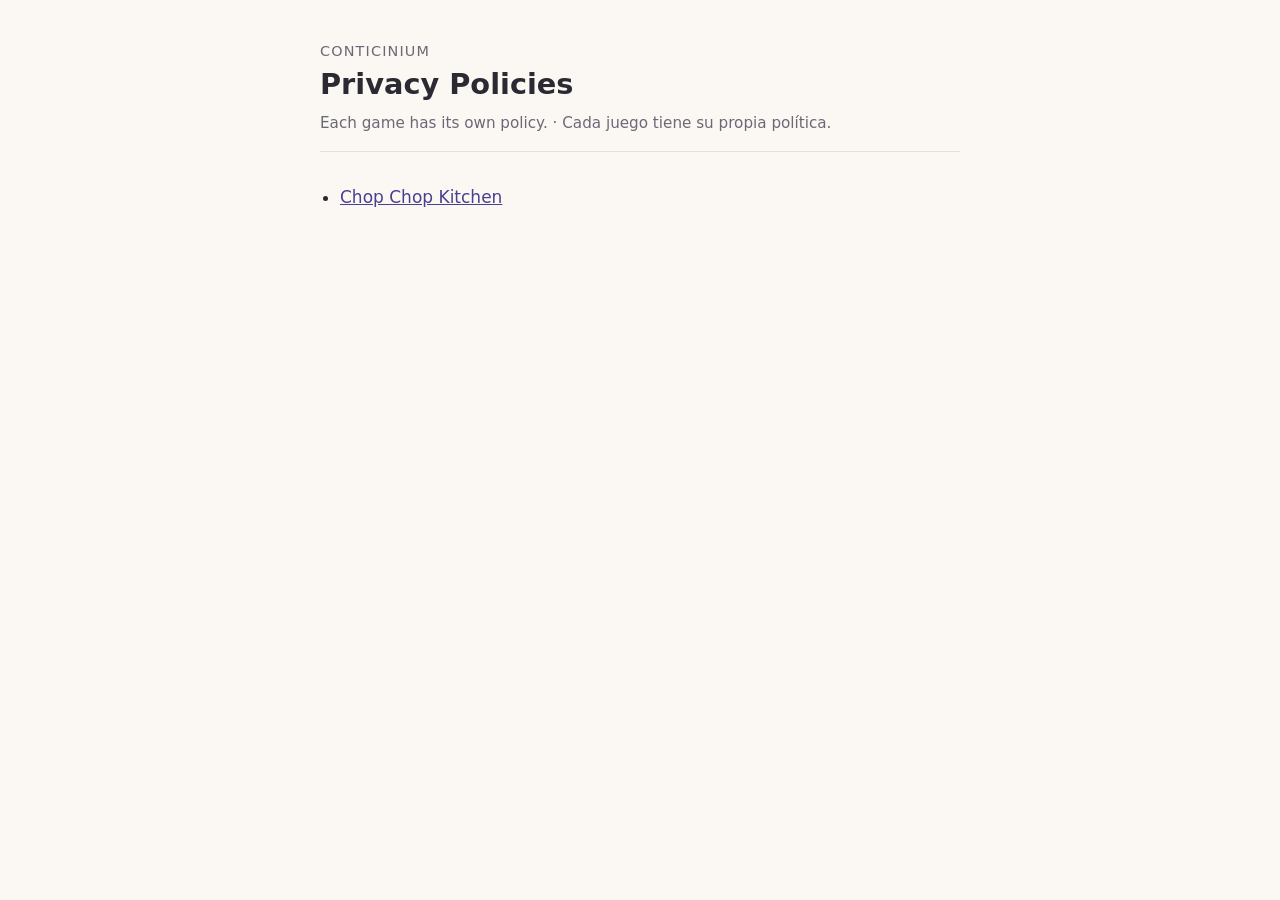
<file: index.html>
<!doctype html>
<html lang="en">
<head>
  <meta charset="utf-8">
  <meta name="viewport" content="width=device-width, initial-scale=1">
  <title>Conticinium — Privacy Policies</title>
  <link rel="stylesheet" href="style.css">
</head>
<body>
<main>
  <header>
    <p class="studio">Conticinium</p>
    <h1>Privacy Policies</h1>
    <p class="meta">Each game has its own policy. · Cada juego tiene su propia política.</p>
  </header>
  <ul>
    <li><a href="chopchop-kitchen/">Chop Chop Kitchen</a></li>
  </ul>
</main>
</body>
</html>
</file>
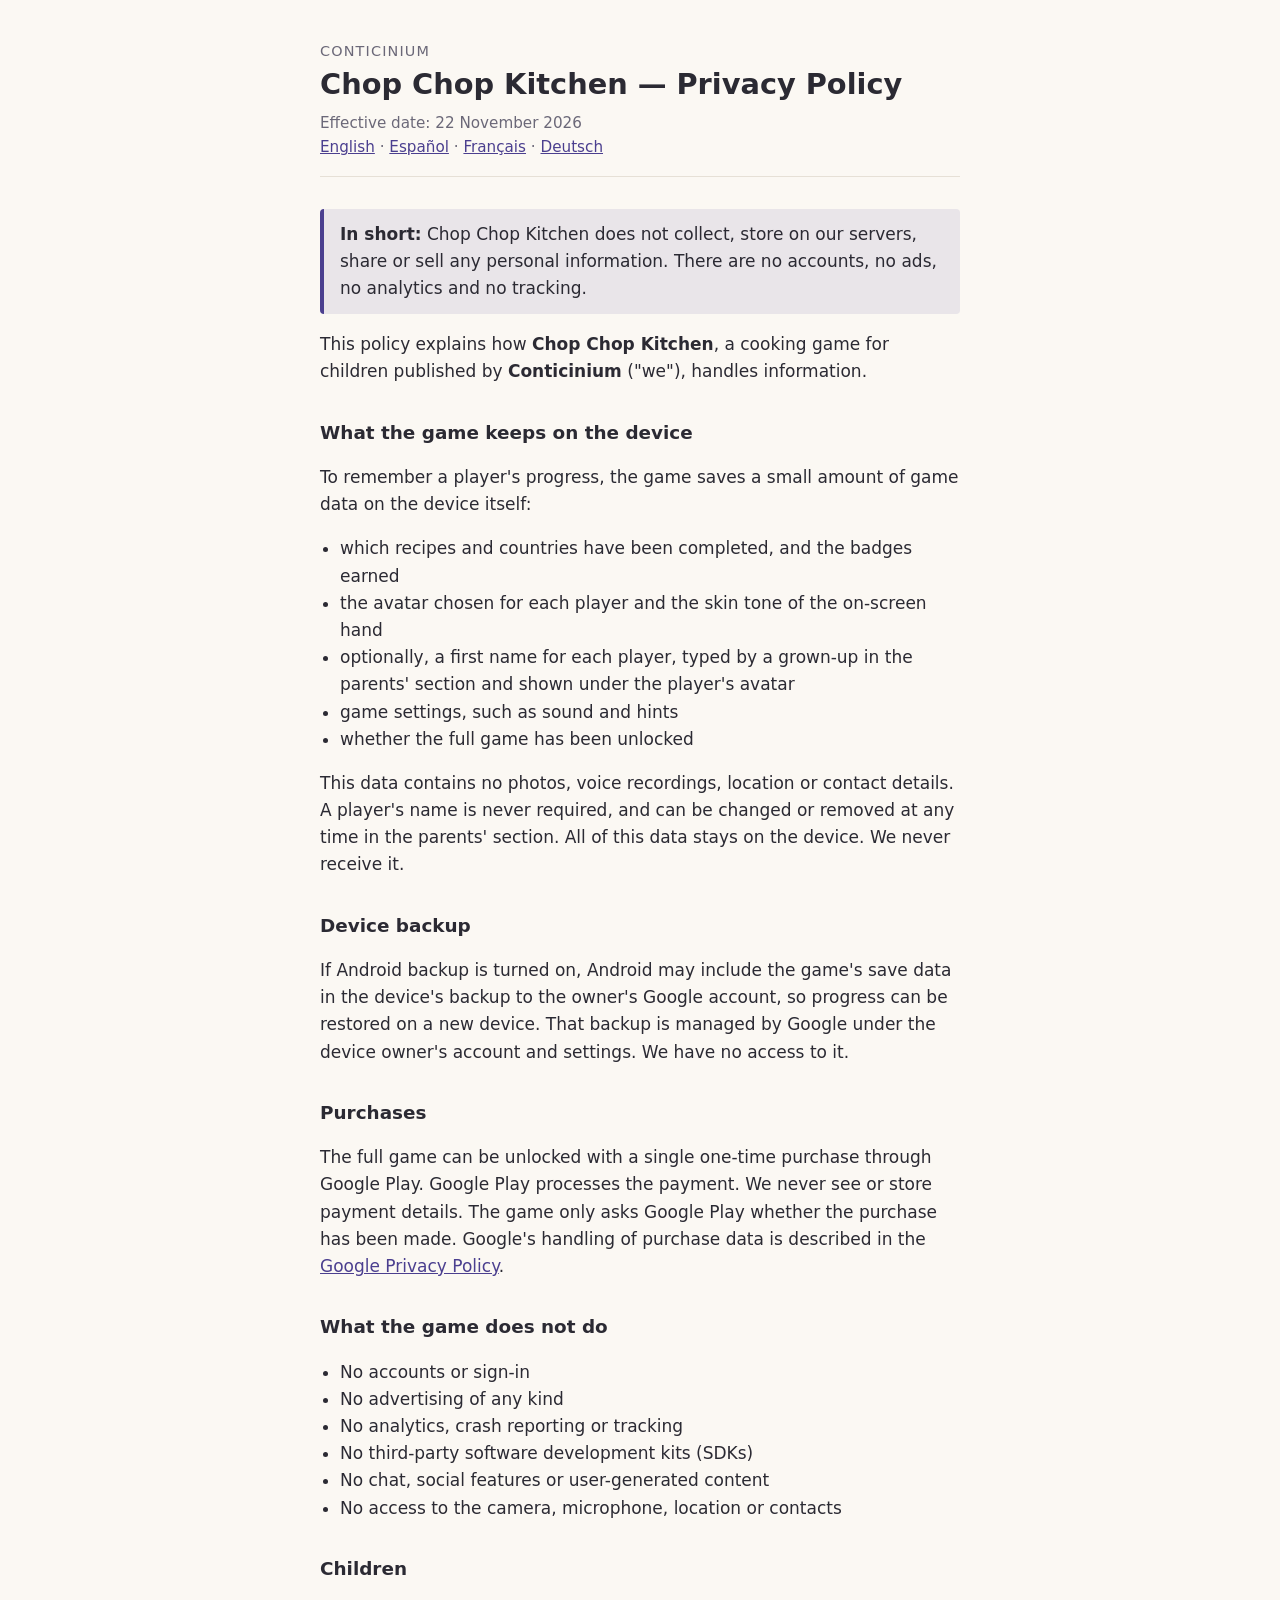
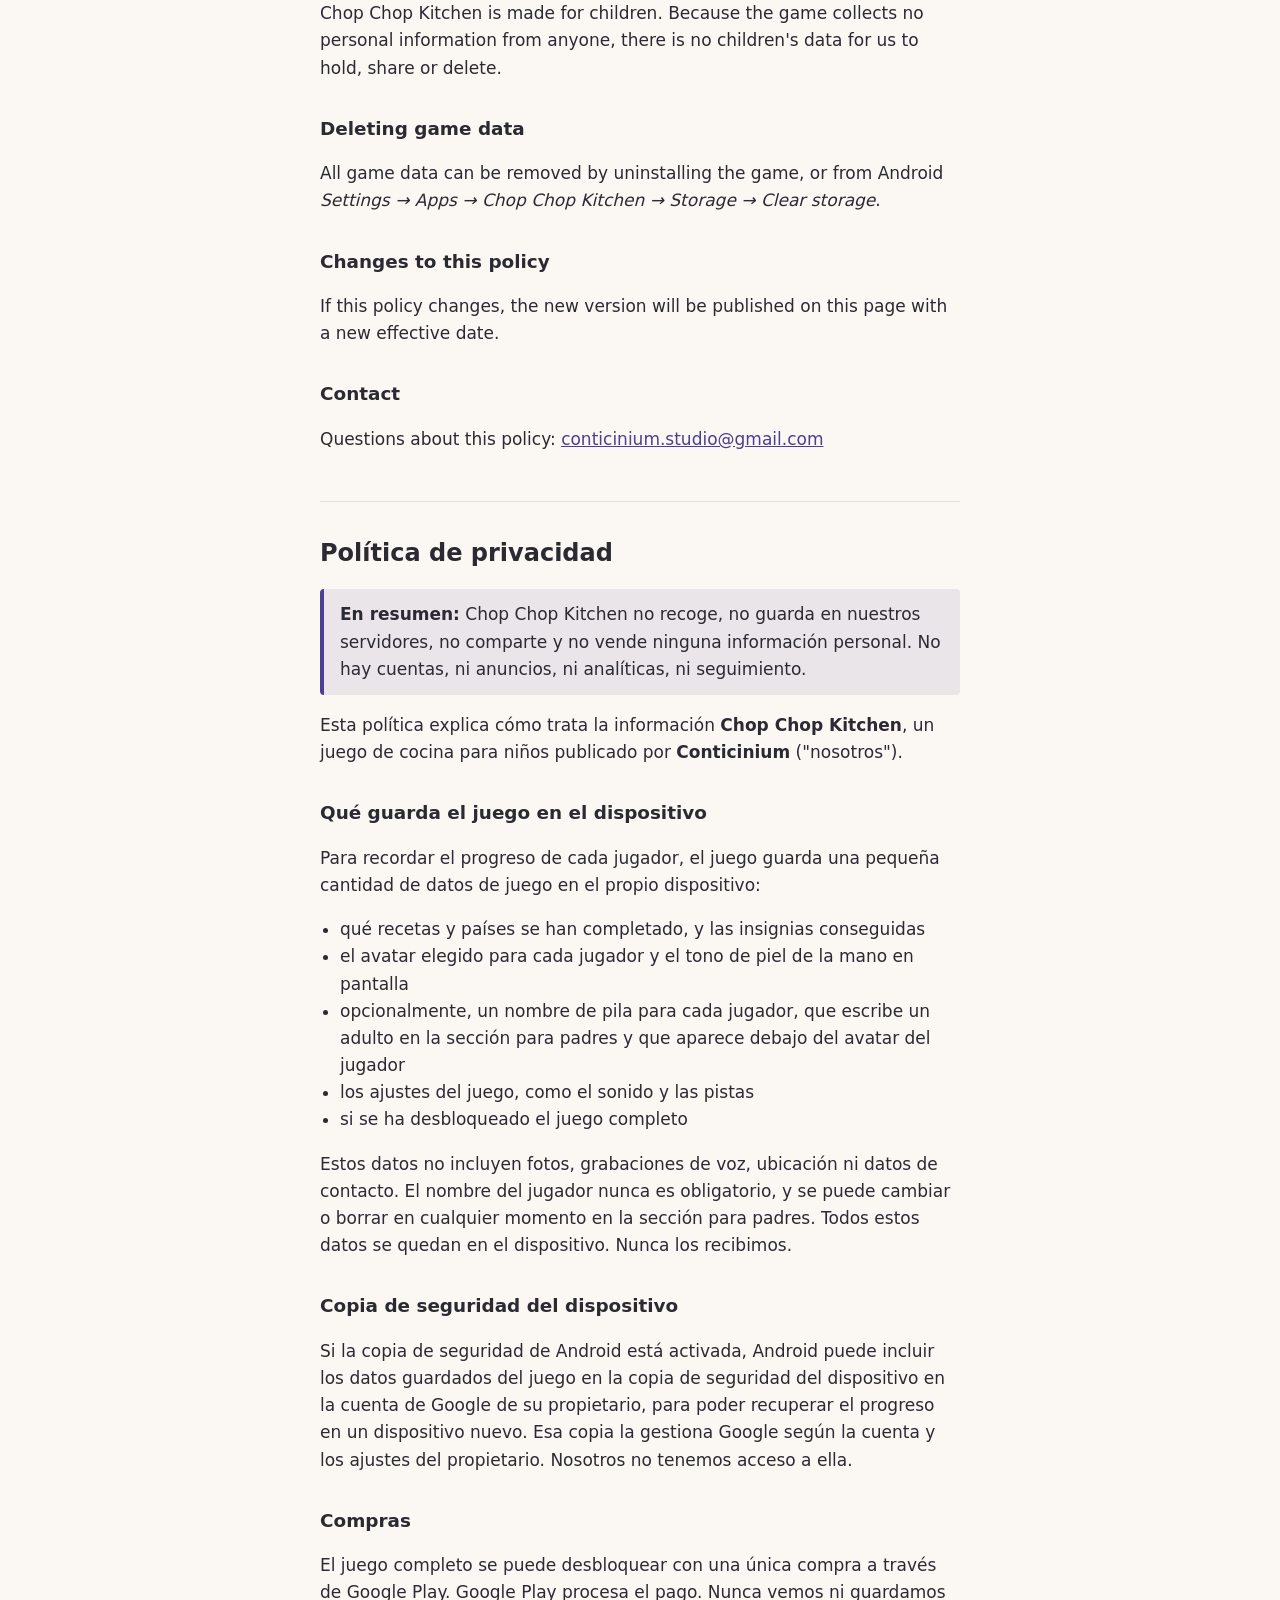
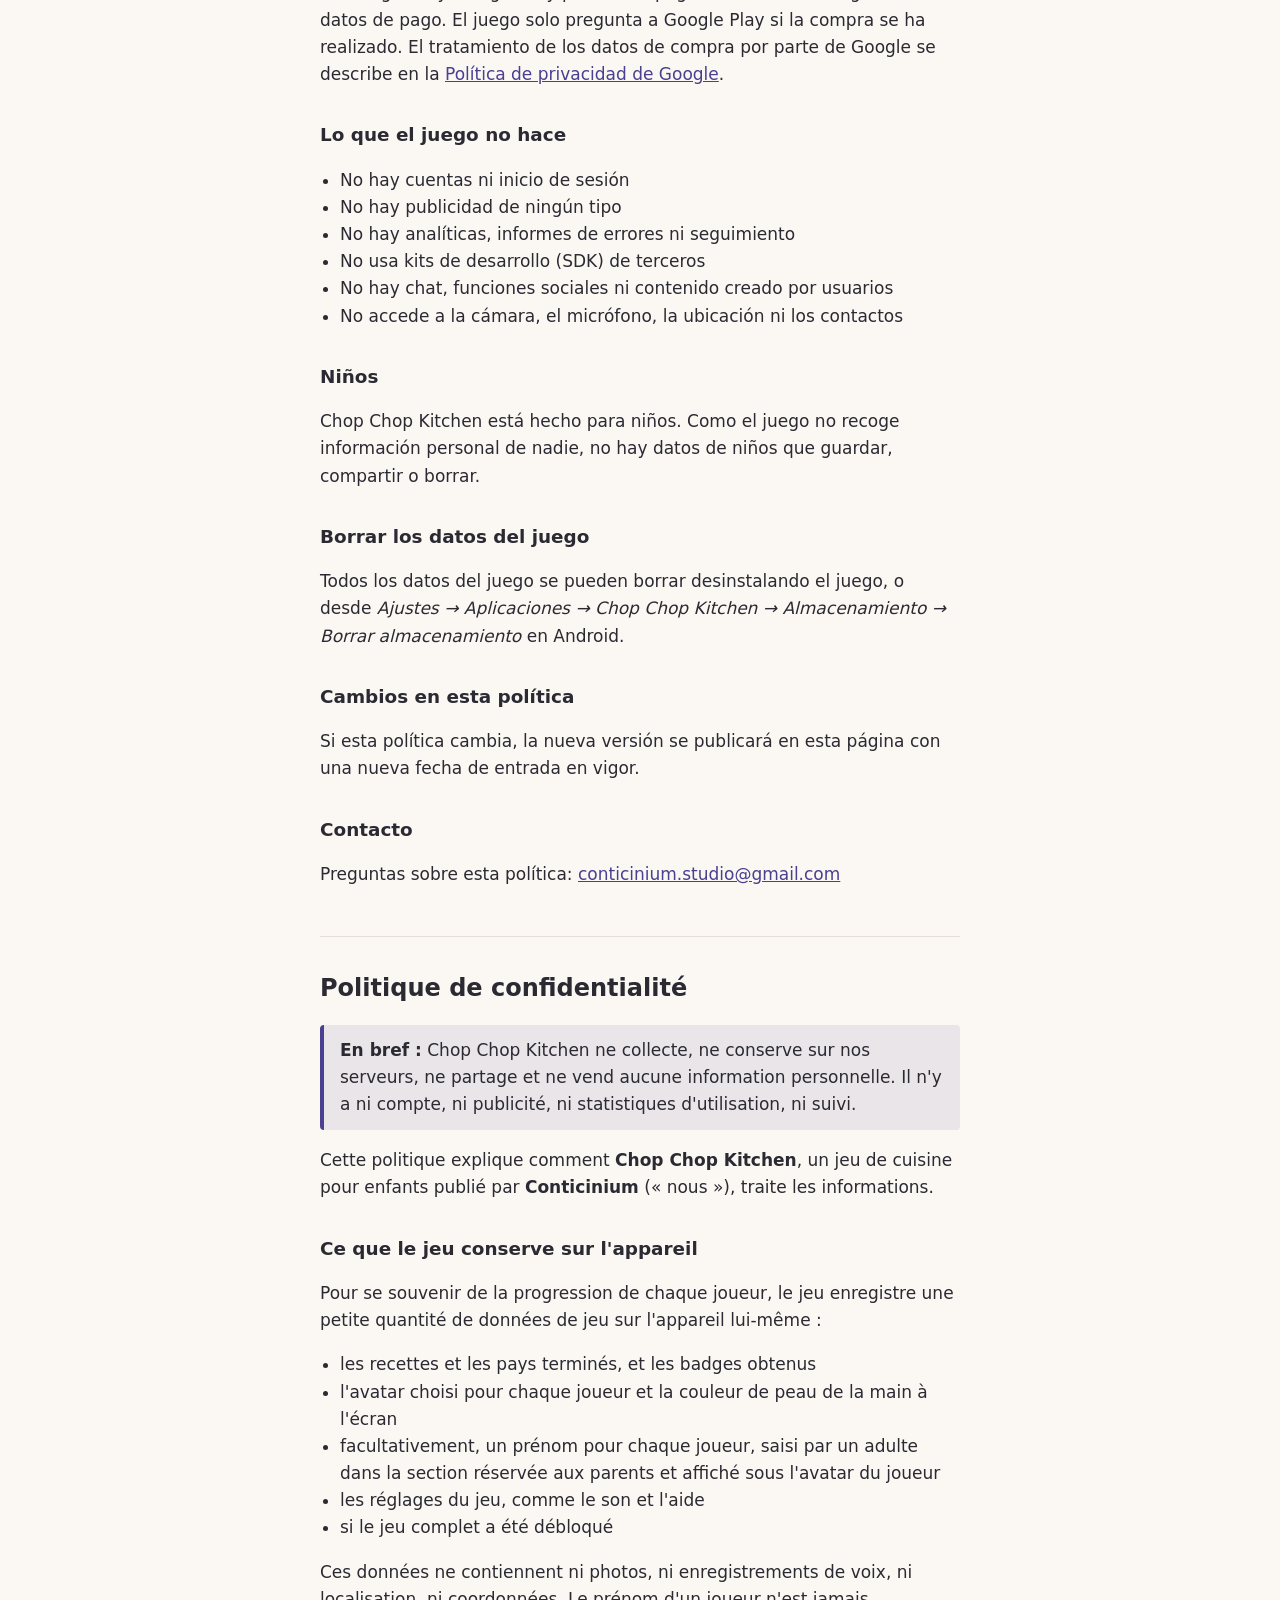
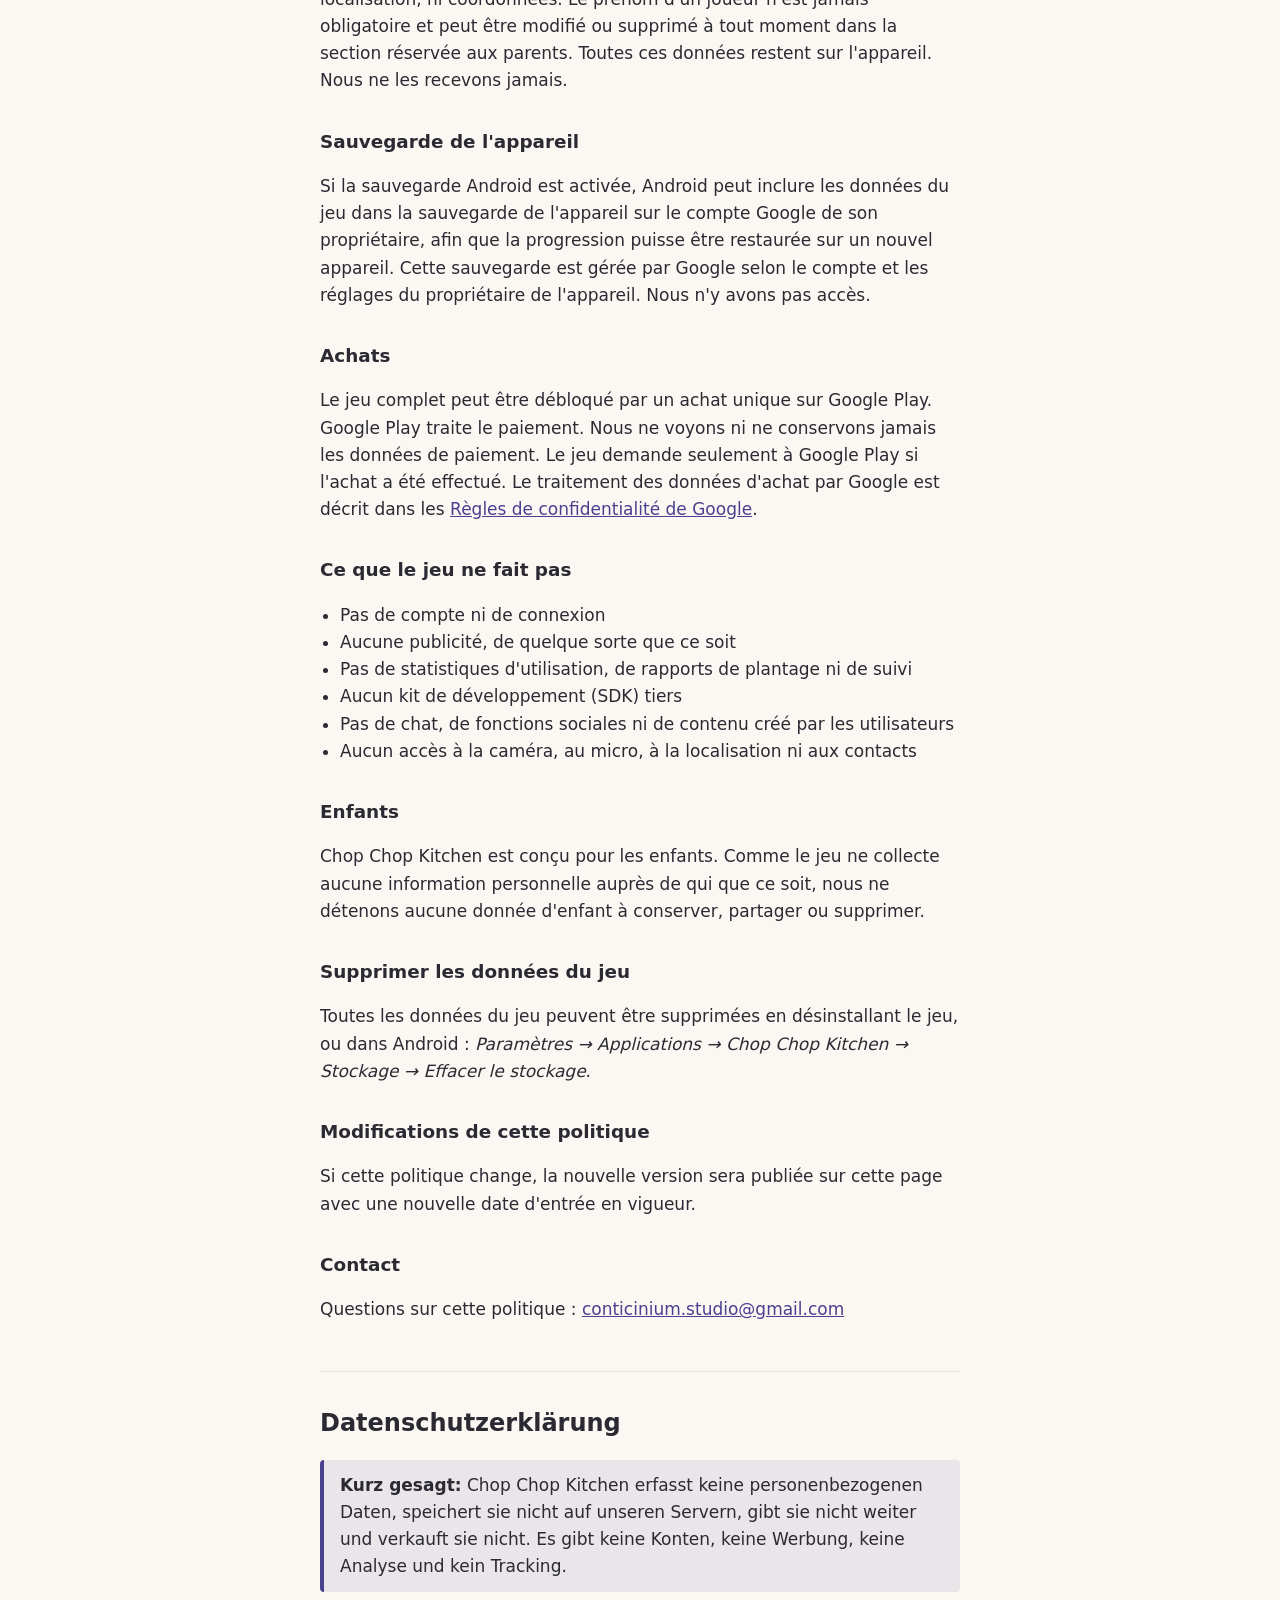
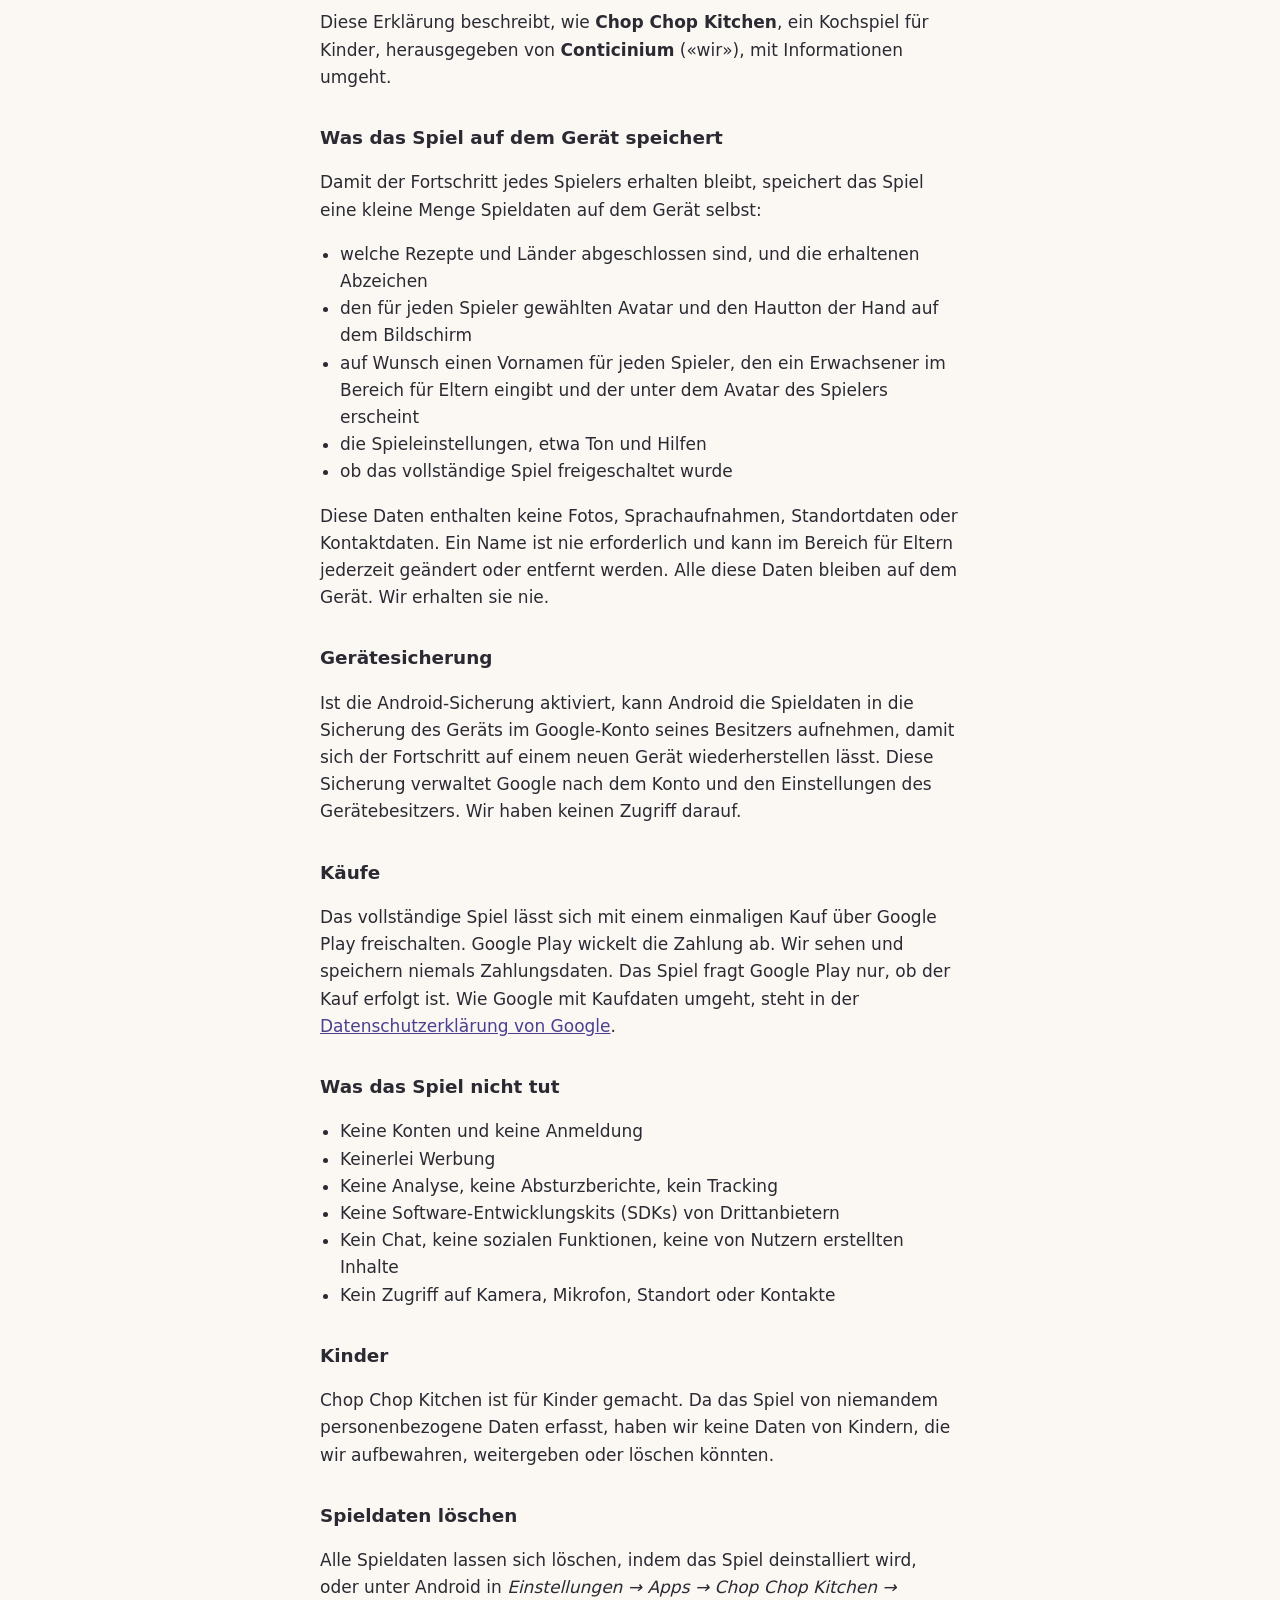
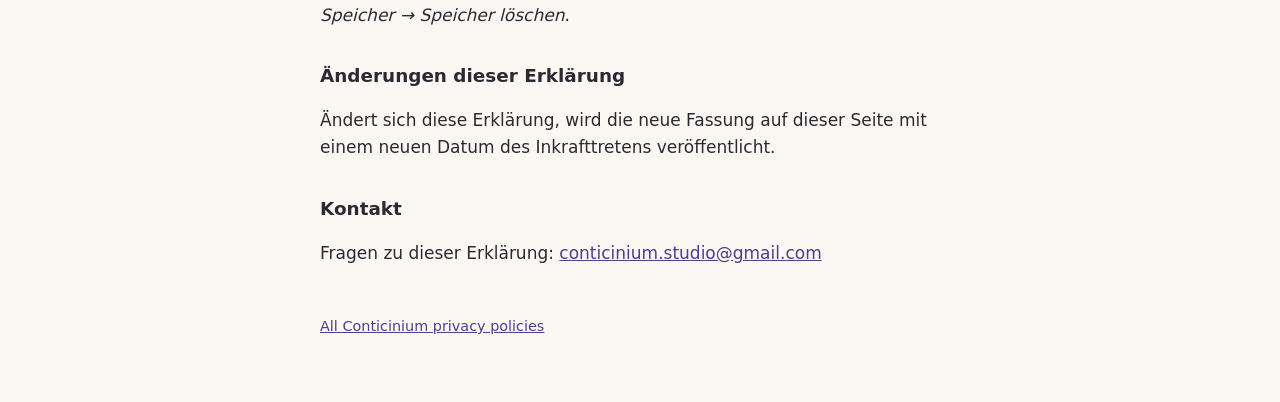
<file: chopchop-kitchen/index.html>
<!doctype html>
<html lang="en">
<head>
  <meta charset="utf-8">
  <meta name="viewport" content="width=device-width, initial-scale=1">
  <title>Chop Chop Kitchen — Privacy Policy</title>
  <link rel="stylesheet" href="../style.css">
</head>
<body>
<main>
  <header>
    <p class="studio">Conticinium</p>
    <h1>Chop Chop Kitchen — Privacy Policy</h1>
    <p class="meta">Effective date: 22 November 2026</p>
    <p class="lang"><a href="#en">English</a> · <a href="#es">Español</a> · <a href="#fr">Français</a> · <a href="#de">Deutsch</a></p>
  </header>

  <section id="en" lang="en">
    <p class="summary"><strong>In short:</strong> Chop Chop Kitchen does not collect,
      store on our servers, share or sell any personal information. There are no
      accounts, no ads, no analytics and no tracking.</p>

    <p>This policy explains how <strong>Chop Chop Kitchen</strong>, a cooking game for
      children published by <strong>Conticinium</strong> ("we"), handles information.</p>

    <h2>What the game keeps on the device</h2>
    <p>To remember a player's progress, the game saves a small amount of game data on the
      device itself:</p>
    <ul>
      <li>which recipes and countries have been completed, and the badges earned</li>
      <li>the avatar chosen for each player and the skin tone of the on-screen hand</li>
      <li>optionally, a first name for each player, typed by a grown-up in the parents'
        section and shown under the player's avatar</li>
      <li>game settings, such as sound and hints</li>
      <li>whether the full game has been unlocked</li>
    </ul>
    <p>This data contains no photos, voice recordings, location or contact details. A
      player's name is never required, and can be changed or removed at any time in the
      parents' section. All of this data stays on the device. We never receive it.</p>

    <h2>Device backup</h2>
    <p>If Android backup is turned on, Android may include the game's save data in the
      device's backup to the owner's Google account, so progress can be restored on a new
      device. That backup is managed by Google under the device owner's account and
      settings. We have no access to it.</p>

    <h2>Purchases</h2>
    <p>The full game can be unlocked with a single one-time purchase through Google Play.
      Google Play processes the payment. We never see or store payment details. The game
      only asks Google Play whether the purchase has been made. Google's handling of
      purchase data is described in the
      <a href="https://policies.google.com/privacy">Google Privacy Policy</a>.</p>

    <h2>What the game does not do</h2>
    <ul>
      <li>No accounts or sign-in</li>
      <li>No advertising of any kind</li>
      <li>No analytics, crash reporting or tracking</li>
      <li>No third-party software development kits (SDKs)</li>
      <li>No chat, social features or user-generated content</li>
      <li>No access to the camera, microphone, location or contacts</li>
    </ul>

    <h2>Children</h2>
    <p>Chop Chop Kitchen is made for children. Because the game collects no personal
      information from anyone, there is no children's data for us to hold, share or
      delete.</p>

    <h2>Deleting game data</h2>
    <p>All game data can be removed by uninstalling the game, or from Android
      <em>Settings → Apps → Chop Chop Kitchen → Storage → Clear storage</em>.</p>

    <h2>Changes to this policy</h2>
    <p>If this policy changes, the new version will be published on this page with a new
      effective date.</p>

    <h2>Contact</h2>
    <p>Questions about this policy: <a href="mailto:conticinium.studio@gmail.com">conticinium.studio@gmail.com</a></p>
  </section>

  <section id="es" lang="es">
    <h2 style="font-size:1.5rem;margin-top:0">Política de privacidad</h2>
    <p class="summary"><strong>En resumen:</strong> Chop Chop Kitchen no recoge, no guarda
      en nuestros servidores, no comparte y no vende ninguna información personal. No hay
      cuentas, ni anuncios, ni analíticas, ni seguimiento.</p>

    <p>Esta política explica cómo trata la información <strong>Chop Chop Kitchen</strong>,
      un juego de cocina para niños publicado por <strong>Conticinium</strong>
      ("nosotros").</p>

    <h2>Qué guarda el juego en el dispositivo</h2>
    <p>Para recordar el progreso de cada jugador, el juego guarda una pequeña cantidad de
      datos de juego en el propio dispositivo:</p>
    <ul>
      <li>qué recetas y países se han completado, y las insignias conseguidas</li>
      <li>el avatar elegido para cada jugador y el tono de piel de la mano en pantalla</li>
      <li>opcionalmente, un nombre de pila para cada jugador, que escribe un adulto en la
        sección para padres y que aparece debajo del avatar del jugador</li>
      <li>los ajustes del juego, como el sonido y las pistas</li>
      <li>si se ha desbloqueado el juego completo</li>
    </ul>
    <p>Estos datos no incluyen fotos, grabaciones de voz, ubicación ni datos de contacto.
      El nombre del jugador nunca es obligatorio, y se puede cambiar o borrar en cualquier
      momento en la sección para padres. Todos estos datos se quedan en el dispositivo.
      Nunca los recibimos.</p>

    <h2>Copia de seguridad del dispositivo</h2>
    <p>Si la copia de seguridad de Android está activada, Android puede incluir los datos
      guardados del juego en la copia de seguridad del dispositivo en la cuenta de Google
      de su propietario, para poder recuperar el progreso en un dispositivo nuevo. Esa
      copia la gestiona Google según la cuenta y los ajustes del propietario. Nosotros no
      tenemos acceso a ella.</p>

    <h2>Compras</h2>
    <p>El juego completo se puede desbloquear con una única compra a través de Google
      Play. Google Play procesa el pago. Nunca vemos ni guardamos datos de pago. El juego
      solo pregunta a Google Play si la compra se ha realizado. El tratamiento de los datos
      de compra por parte de Google se describe en la
      <a href="https://policies.google.com/privacy?hl=es">Política de privacidad de
      Google</a>.</p>

    <h2>Lo que el juego no hace</h2>
    <ul>
      <li>No hay cuentas ni inicio de sesión</li>
      <li>No hay publicidad de ningún tipo</li>
      <li>No hay analíticas, informes de errores ni seguimiento</li>
      <li>No usa kits de desarrollo (SDK) de terceros</li>
      <li>No hay chat, funciones sociales ni contenido creado por usuarios</li>
      <li>No accede a la cámara, el micrófono, la ubicación ni los contactos</li>
    </ul>

    <h2>Niños</h2>
    <p>Chop Chop Kitchen está hecho para niños. Como el juego no recoge información
      personal de nadie, no hay datos de niños que guardar, compartir o borrar.</p>

    <h2>Borrar los datos del juego</h2>
    <p>Todos los datos del juego se pueden borrar desinstalando el juego, o desde
      <em>Ajustes → Aplicaciones → Chop Chop Kitchen → Almacenamiento → Borrar
      almacenamiento</em> en Android.</p>

    <h2>Cambios en esta política</h2>
    <p>Si esta política cambia, la nueva versión se publicará en esta página con una
      nueva fecha de entrada en vigor.</p>

    <h2>Contacto</h2>
    <p>Preguntas sobre esta política: <a href="mailto:conticinium.studio@gmail.com">conticinium.studio@gmail.com</a></p>
  </section>

  <section id="fr" lang="fr">
    <h2 style="font-size:1.5rem;margin-top:0">Politique de confidentialité</h2>
    <p class="summary"><strong>En bref&nbsp;:</strong> Chop Chop Kitchen ne collecte, ne
      conserve sur nos serveurs, ne partage et ne vend aucune information personnelle. Il
      n'y a ni compte, ni publicité, ni statistiques d'utilisation, ni suivi.</p>

    <p>Cette politique explique comment <strong>Chop Chop Kitchen</strong>, un jeu de
      cuisine pour enfants publié par <strong>Conticinium</strong> («&nbsp;nous&nbsp;»),
      traite les informations.</p>

    <h2>Ce que le jeu conserve sur l'appareil</h2>
    <p>Pour se souvenir de la progression de chaque joueur, le jeu enregistre une petite
      quantité de données de jeu sur l'appareil lui-même&nbsp;:</p>
    <ul>
      <li>les recettes et les pays terminés, et les badges obtenus</li>
      <li>l'avatar choisi pour chaque joueur et la couleur de peau de la main à l'écran</li>
      <li>facultativement, un prénom pour chaque joueur, saisi par un adulte dans la
        section réservée aux parents et affiché sous l'avatar du joueur</li>
      <li>les réglages du jeu, comme le son et l'aide</li>
      <li>si le jeu complet a été débloqué</li>
    </ul>
    <p>Ces données ne contiennent ni photos, ni enregistrements de voix, ni localisation,
      ni coordonnées. Le prénom d'un joueur n'est jamais obligatoire et peut être modifié
      ou supprimé à tout moment dans la section réservée aux parents. Toutes ces données
      restent sur l'appareil. Nous ne les recevons jamais.</p>

    <h2>Sauvegarde de l'appareil</h2>
    <p>Si la sauvegarde Android est activée, Android peut inclure les données du jeu dans
      la sauvegarde de l'appareil sur le compte Google de son propriétaire, afin que la
      progression puisse être restaurée sur un nouvel appareil. Cette sauvegarde est gérée
      par Google selon le compte et les réglages du propriétaire de l'appareil. Nous n'y
      avons pas accès.</p>

    <h2>Achats</h2>
    <p>Le jeu complet peut être débloqué par un achat unique sur Google Play. Google Play
      traite le paiement. Nous ne voyons ni ne conservons jamais les données de paiement.
      Le jeu demande seulement à Google Play si l'achat a été effectué. Le traitement des
      données d'achat par Google est décrit dans les
      <a href="https://policies.google.com/privacy?hl=fr">Règles de confidentialité de
      Google</a>.</p>

    <h2>Ce que le jeu ne fait pas</h2>
    <ul>
      <li>Pas de compte ni de connexion</li>
      <li>Aucune publicité, de quelque sorte que ce soit</li>
      <li>Pas de statistiques d'utilisation, de rapports de plantage ni de suivi</li>
      <li>Aucun kit de développement (SDK) tiers</li>
      <li>Pas de chat, de fonctions sociales ni de contenu créé par les utilisateurs</li>
      <li>Aucun accès à la caméra, au micro, à la localisation ni aux contacts</li>
    </ul>

    <h2>Enfants</h2>
    <p>Chop Chop Kitchen est conçu pour les enfants. Comme le jeu ne collecte aucune
      information personnelle auprès de qui que ce soit, nous ne détenons aucune donnée
      d'enfant à conserver, partager ou supprimer.</p>

    <h2>Supprimer les données du jeu</h2>
    <p>Toutes les données du jeu peuvent être supprimées en désinstallant le jeu, ou dans
      Android&nbsp;: <em>Paramètres → Applications → Chop Chop Kitchen → Stockage → Effacer
      le stockage</em>.</p>

    <h2>Modifications de cette politique</h2>
    <p>Si cette politique change, la nouvelle version sera publiée sur cette page avec une
      nouvelle date d'entrée en vigueur.</p>

    <h2>Contact</h2>
    <p>Questions sur cette politique&nbsp;: <a href="mailto:conticinium.studio@gmail.com">conticinium.studio@gmail.com</a></p>
  </section>

  <section id="de" lang="de">
    <h2 style="font-size:1.5rem;margin-top:0">Datenschutzerklärung</h2>
    <p class="summary"><strong>Kurz gesagt:</strong> Chop Chop Kitchen erfasst keine
      personenbezogenen Daten, speichert sie nicht auf unseren Servern, gibt sie nicht
      weiter und verkauft sie nicht. Es gibt keine Konten, keine Werbung, keine Analyse
      und kein Tracking.</p>

    <p>Diese Erklärung beschreibt, wie <strong>Chop Chop Kitchen</strong>, ein Kochspiel
      für Kinder, herausgegeben von <strong>Conticinium</strong> («wir»), mit
      Informationen umgeht.</p>

    <h2>Was das Spiel auf dem Gerät speichert</h2>
    <p>Damit der Fortschritt jedes Spielers erhalten bleibt, speichert das Spiel eine
      kleine Menge Spieldaten auf dem Gerät selbst:</p>
    <ul>
      <li>welche Rezepte und Länder abgeschlossen sind, und die erhaltenen Abzeichen</li>
      <li>den für jeden Spieler gewählten Avatar und den Hautton der Hand auf dem
        Bildschirm</li>
      <li>auf Wunsch einen Vornamen für jeden Spieler, den ein Erwachsener im Bereich für
        Eltern eingibt und der unter dem Avatar des Spielers erscheint</li>
      <li>die Spieleinstellungen, etwa Ton und Hilfen</li>
      <li>ob das vollständige Spiel freigeschaltet wurde</li>
    </ul>
    <p>Diese Daten enthalten keine Fotos, Sprachaufnahmen, Standortdaten oder
      Kontaktdaten. Ein Name ist nie erforderlich und kann im Bereich für Eltern jederzeit
      geändert oder entfernt werden. Alle diese Daten bleiben auf dem Gerät. Wir erhalten
      sie nie.</p>

    <h2>Gerätesicherung</h2>
    <p>Ist die Android-Sicherung aktiviert, kann Android die Spieldaten in die Sicherung
      des Geräts im Google-Konto seines Besitzers aufnehmen, damit sich der Fortschritt auf
      einem neuen Gerät wiederherstellen lässt. Diese Sicherung verwaltet Google nach dem
      Konto und den Einstellungen des Gerätebesitzers. Wir haben keinen Zugriff darauf.</p>

    <h2>Käufe</h2>
    <p>Das vollständige Spiel lässt sich mit einem einmaligen Kauf über Google Play
      freischalten. Google Play wickelt die Zahlung ab. Wir sehen und speichern niemals
      Zahlungsdaten. Das Spiel fragt Google Play nur, ob der Kauf erfolgt ist. Wie Google
      mit Kaufdaten umgeht, steht in der
      <a href="https://policies.google.com/privacy?hl=de">Datenschutzerklärung von
      Google</a>.</p>

    <h2>Was das Spiel nicht tut</h2>
    <ul>
      <li>Keine Konten und keine Anmeldung</li>
      <li>Keinerlei Werbung</li>
      <li>Keine Analyse, keine Absturzberichte, kein Tracking</li>
      <li>Keine Software-Entwicklungskits (SDKs) von Drittanbietern</li>
      <li>Kein Chat, keine sozialen Funktionen, keine von Nutzern erstellten Inhalte</li>
      <li>Kein Zugriff auf Kamera, Mikrofon, Standort oder Kontakte</li>
    </ul>

    <h2>Kinder</h2>
    <p>Chop Chop Kitchen ist für Kinder gemacht. Da das Spiel von niemandem
      personenbezogene Daten erfasst, haben wir keine Daten von Kindern, die wir
      aufbewahren, weitergeben oder löschen könnten.</p>

    <h2>Spieldaten löschen</h2>
    <p>Alle Spieldaten lassen sich löschen, indem das Spiel deinstalliert wird, oder unter
      Android in <em>Einstellungen → Apps → Chop Chop Kitchen → Speicher → Speicher
      löschen</em>.</p>

    <h2>Änderungen dieser Erklärung</h2>
    <p>Ändert sich diese Erklärung, wird die neue Fassung auf dieser Seite mit einem neuen
      Datum des Inkrafttretens veröffentlicht.</p>

    <h2>Kontakt</h2>
    <p>Fragen zu dieser Erklärung: <a href="mailto:conticinium.studio@gmail.com">conticinium.studio@gmail.com</a></p>
  </section>

  <footer><a href="../">All Conticinium privacy policies</a></footer>
</main>
</body>
</html>
</file>
<file: style.css>
:root {
  --bg: #fbf8f3;
  --text: #2b2a33;
  --muted: #6b6878;
  --accent: #4b3f8f;
  --rule: #e6e0d6;
}
@media (prefers-color-scheme: dark) {
  :root {
    --bg: #17161d;
    --text: #e9e6f0;
    --muted: #a19db0;
    --accent: #b3a8f0;
    --rule: #2e2c38;
  }
}
* { box-sizing: border-box; }
body {
  margin: 0;
  background: var(--bg);
  color: var(--text);
  font: 17px/1.6 system-ui, -apple-system, "Segoe UI", Roboto, sans-serif;
}
main { max-width: 42rem; margin: 0 auto; padding: 2.5rem 1rem 4rem; }
header { border-bottom: 1px solid var(--rule); margin-bottom: 2rem; padding-bottom: 1rem; }
.studio { color: var(--muted); font-size: 0.9rem; letter-spacing: 0.08em; text-transform: uppercase; margin: 0; }
h1 { font-size: 1.8rem; line-height: 1.25; margin: 0.25rem 0 0.5rem; }
h2 { font-size: 1.15rem; margin: 2rem 0 0.5rem; }
.meta, .lang { color: var(--muted); font-size: 0.95rem; margin: 0; }
.summary { background: color-mix(in srgb, var(--accent) 10%, transparent); border-left: 4px solid var(--accent); padding: 0.75rem 1rem; border-radius: 4px; }
a { color: var(--accent); }
section[lang] + section[lang] { border-top: 1px solid var(--rule); margin-top: 3rem; padding-top: 2rem; }
ul { padding-left: 1.25rem; }
footer { color: var(--muted); font-size: 0.9rem; margin-top: 3rem; }
</file>
